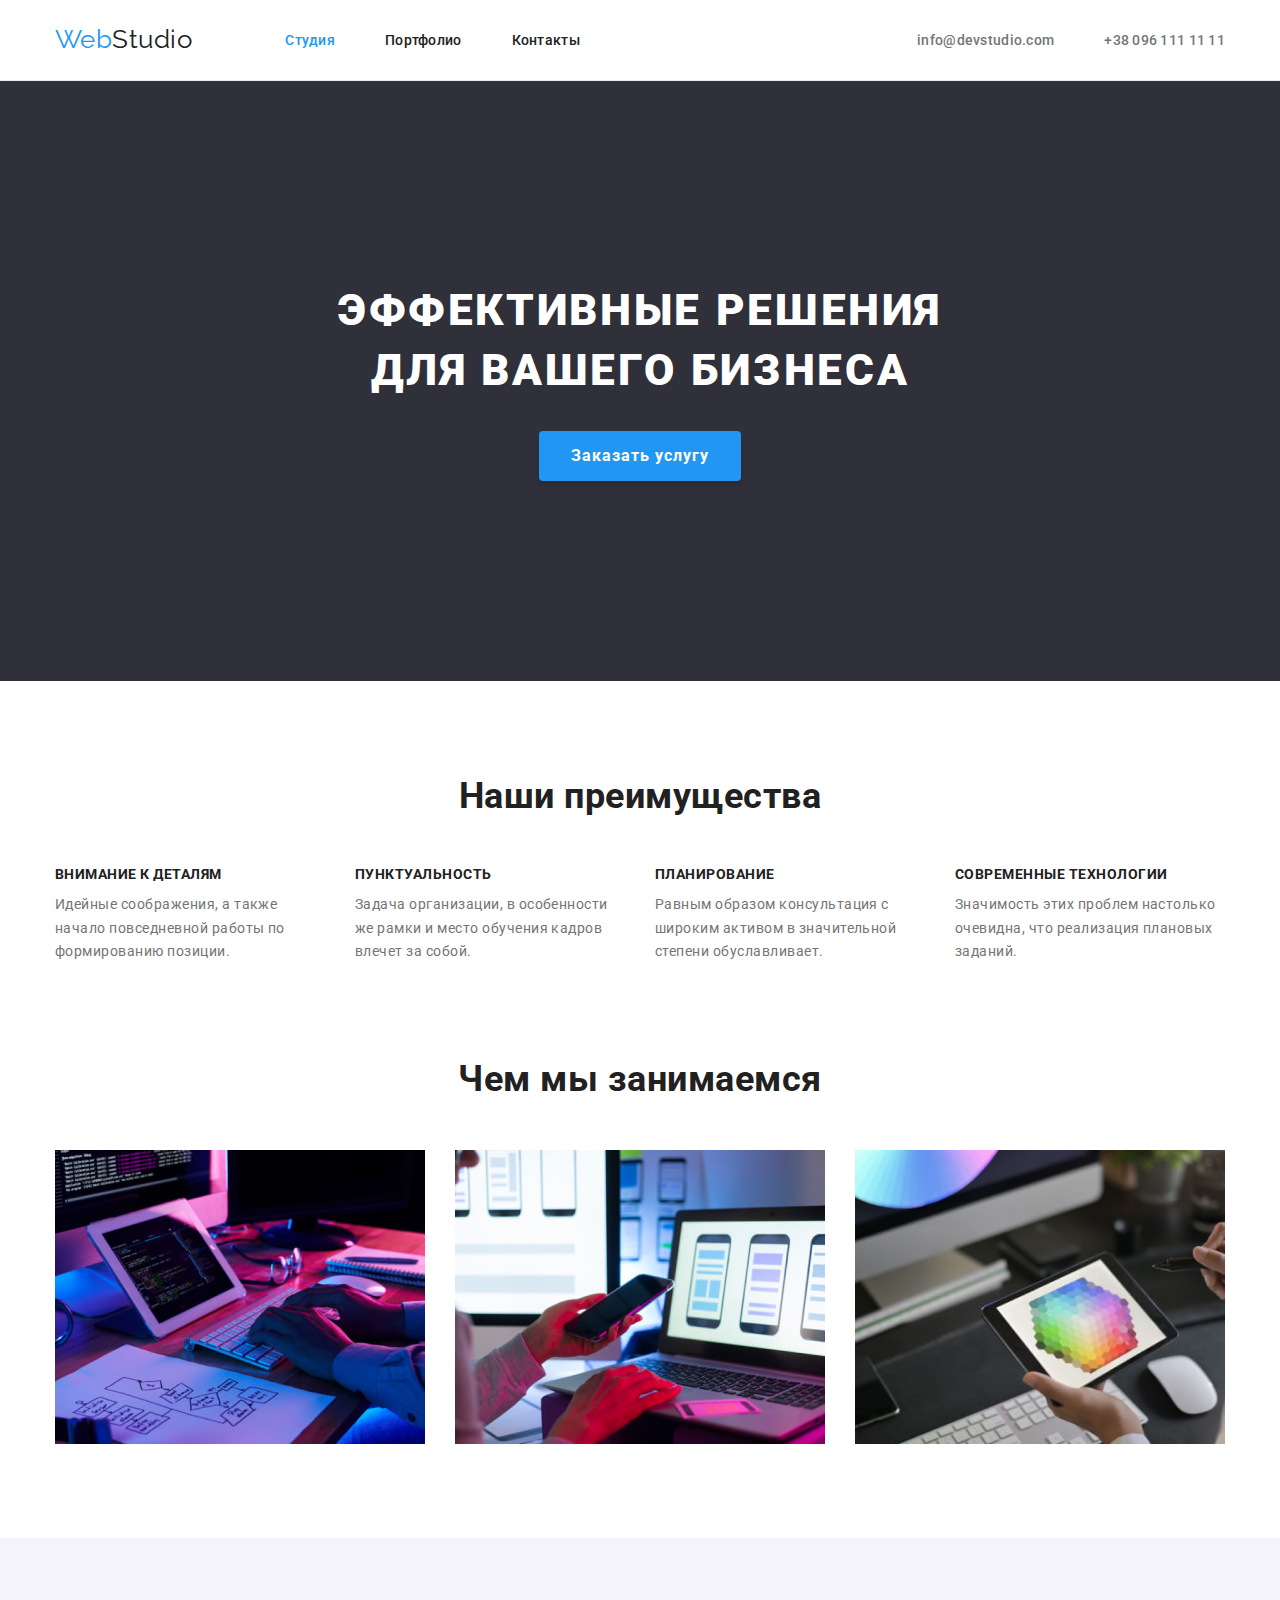
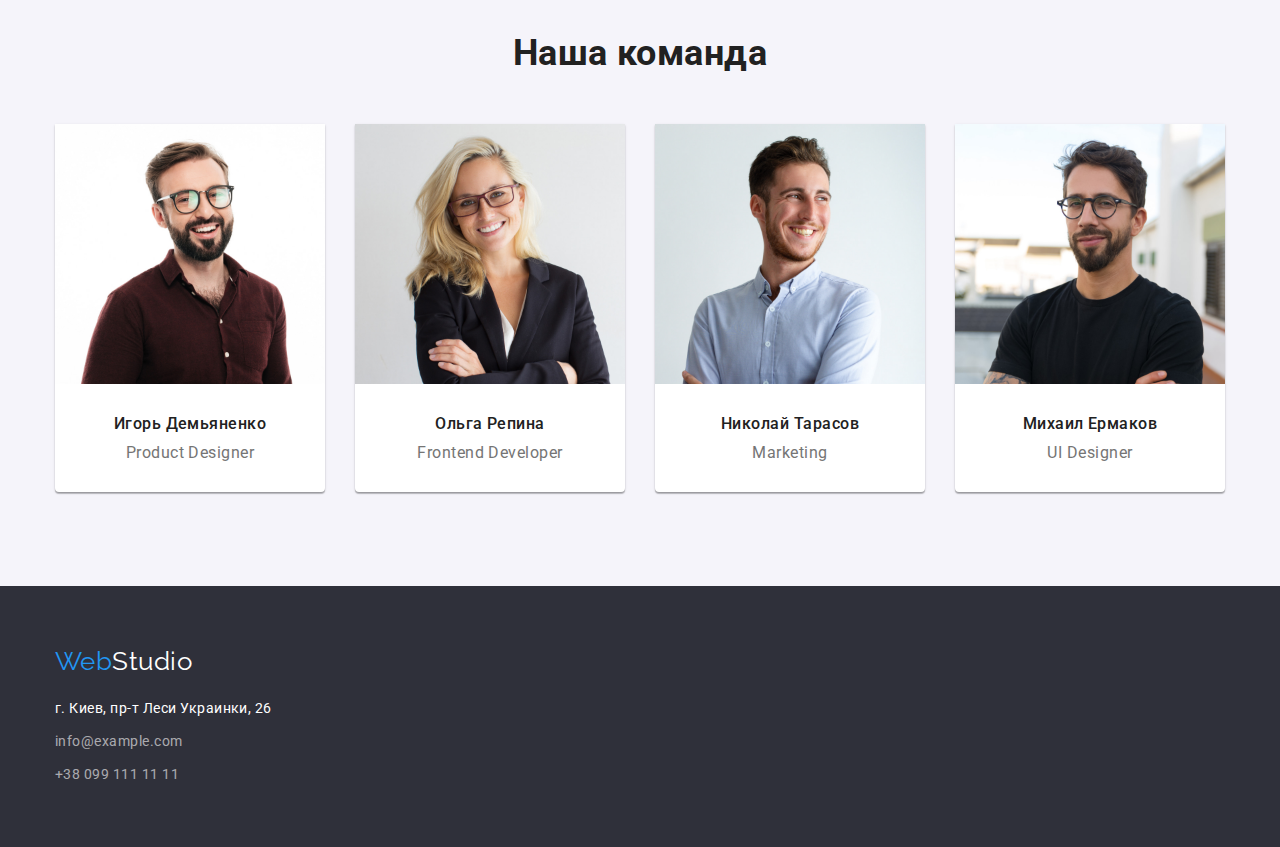
<file: index.html>
<!DOCTYPE html>
<html lang="ru">
  <head>
    <meta charset="UTF-8" />
    <meta http-equiv="X-UA-Compatible" content="IE=edge" />
    <meta name="viewport" content="width=device-width, initial-scale=1.0" />
    <title>Document</title>
    <link rel="preconnect" href="https://fonts.googleapis.com" />
    <link rel="preconnect" href="https://fonts.gstatic.com" crossorigin />
    <link
      href="https://fonts.googleapis.com/css2?family=Raleway:wght@700&family=Roboto:wght@400;500;700;900&display=swap"
      rel="stylesheet"
    />
    <link
      rel="stylesheet"
      href="https://cdnjs.cloudflare.com/ajax/libs/modern-normalize/1.1.0/modern-normalize.min.css"
    />
    <link rel="stylesheet" href="./css/styles.css" />
  </head>
  <body class="page">
    <!--Шапка сайта-->
    <header class="page-header">
      <div class="container main-nav">
        <nav class="navigation">
          <a href="./index.html" lang="en" class="logo"
            ><span class="accent">Web</span>Studio</a
          >
          <ul class="site-nav">
            <li class="item">
              <a href="./index.html" class="link current">Студия</a>
            </li>
            <li class="item">
              <a href="./portfolio.html" class="link">Портфолио</a>
            </li>
            <li class="item"><a href="" class="link">Контакты</a></li>
          </ul>
        </nav>
        <ul class="auth-nav">
          <li class="item">
            <a href="mailto:info@devstudio.com" class="link"
              >info@devstudio.com</a
            >
          </li>
          <li class="item">
            <a href="tel:+380961111111" class="link"
              >+38 096 111 11 11</a
            >
          </li>
        </ul>
      </div>
    </header>

    <main>
      <!--Секция заказать услугу-->
      <section class="hero">
        <div class="container">
          <h1 class="hero-title">
            Эффективные решения <br />
            для вашего бизнеса
          </h1>
          <button type="button" class="hero-button">Заказать услугу</button>
        </div>
      </section>
      <!--Секция наши преимущества-->
      <section class="section no-bottom-padding">
        <div class="container">
          <h2 class="section-title">Наши преимущества</h2>
          <ul class="features">
            <li class="item">
              <h3 class="title">Внимание к деталям</h3>
              <p class="text">
                Идейные соображения, а также начало повседневной работы по
                формированию позиции.
              </p>
            </li>
            <li class="item">
              <h3 class="title">Пунктуальность</h3>
              <p class="text">
                Задача организации, в особенности же рамки и место обучения
                кадров влечет за собой.
              </p>
            </li>
            <li class="item">
              <h3 class="title">Планирование</h3>
              <p class="text">
                Равным образом консультация с широким активом в значительной
                степени обуславливает.
              </p>
            </li>
            <li class="item">
              <h3 class="title">Современные технологии</h3>
              <p class="text">
                Значимость этих проблем настолько очевидна, что реализация
                плановых заданий.
              </p>
            </li>
          </ul>
        </div>
      </section>
      <!--Секция чем мы занимаемся-->
      <section class="section">
        <div class="container">
          <h2 class="section-title">Чем мы занимаемся</h2>
          <ul class="work">
            <li class="item">
              <img
                class="image"
                src="./images/img11.jpg"
                alt="пальцы рук печатают на клавиатуре"
                width="370"
                height="294"
              />
            </li>
            <li class="item">
              <img
                class="image"
                src="./images/img12.jpg"
                alt="в левой руке телефон, пальцами правой руки водит по тачпаду макбука"
                width="370"
                height="294"
              />
            </li>
            <li class="item">
              <img
                class="image"
                src="./images/img13.jpg"
                alt="в левой руке планшет, на экране которого электронная цветовая палитра"
                width="370"
                height="294"
              />
            </li>
          </ul>
        </div>
      </section>
      <!--Секция наша команда-->
      <section class="section-team">
        <div class="container">
          <h2 class="section-title">Наша команда</h2>
          <ul class="team">
            <li class="card">
              <img
                class="image"
                src="./images/igor.jpg"
                alt="улыбающийся молодой русый мужчина с бородой в очках"
                width="270"
                height="260"
              />
              <div class="card-description">
              <h3 class="title">Игорь Демьяненко</h3>
              <p class="position">Product Designer</p>
            </div>
            </li>
            <li class="card">
              <img
                class="image"
                src="./images/olya.jpg"
                alt="улыбающаяся молодая девушка блондинка в очках с веснушками"
                width="270"
                height="260"
              />
              <div class="card-description">
              <h3 class="title">Ольга Репина</h3>
              <p class="position">Frontend Developer</p>
            </div>
            </li>
            <li class="card">
              <img
                class="image"
                src="./images/kolya.jpg"
                alt="улыбающийся молодой рыжий мужчина с бородкой"
                width="270"
                height="260"
              />
              <div class="card-description">
              <h3 class="title">Николай Тарасов</h3>
              <p class="position">Marketing</p>
            </div>
            </li>
            <li class="card">
              <img
                class="image"
                src="./images/misha.jpg"
                alt="молодой мужчина брюнет в очках"
                width="270"
                height="260"
              />
              <div class="card-description">
              <h3 class="title">Михаил Ермаков</h3>
              <p class="position">UI Designer</p>
            </div>
            </li>
          </ul>
        </div>
      </section>
    </main>
    <!--Футер-->
    <footer class="footer">
      <div class="container">
        <a href="./index.html" lang="en" class="footer-logo"
          ><span class="accent">Web</span>Studio</a
        >
        <address class="adress">
          <span class="postal">г. Киев, пр-т Леси Украинки, 26</span>
          <a href="mailto:info@example.com" class="email">info@example.com</a>
          <a href="tel:+380991111111" class="tel">+38 099 111 11 11</a>
        </address>
      </div>
    </footer>
  </body>
</html>
</file>
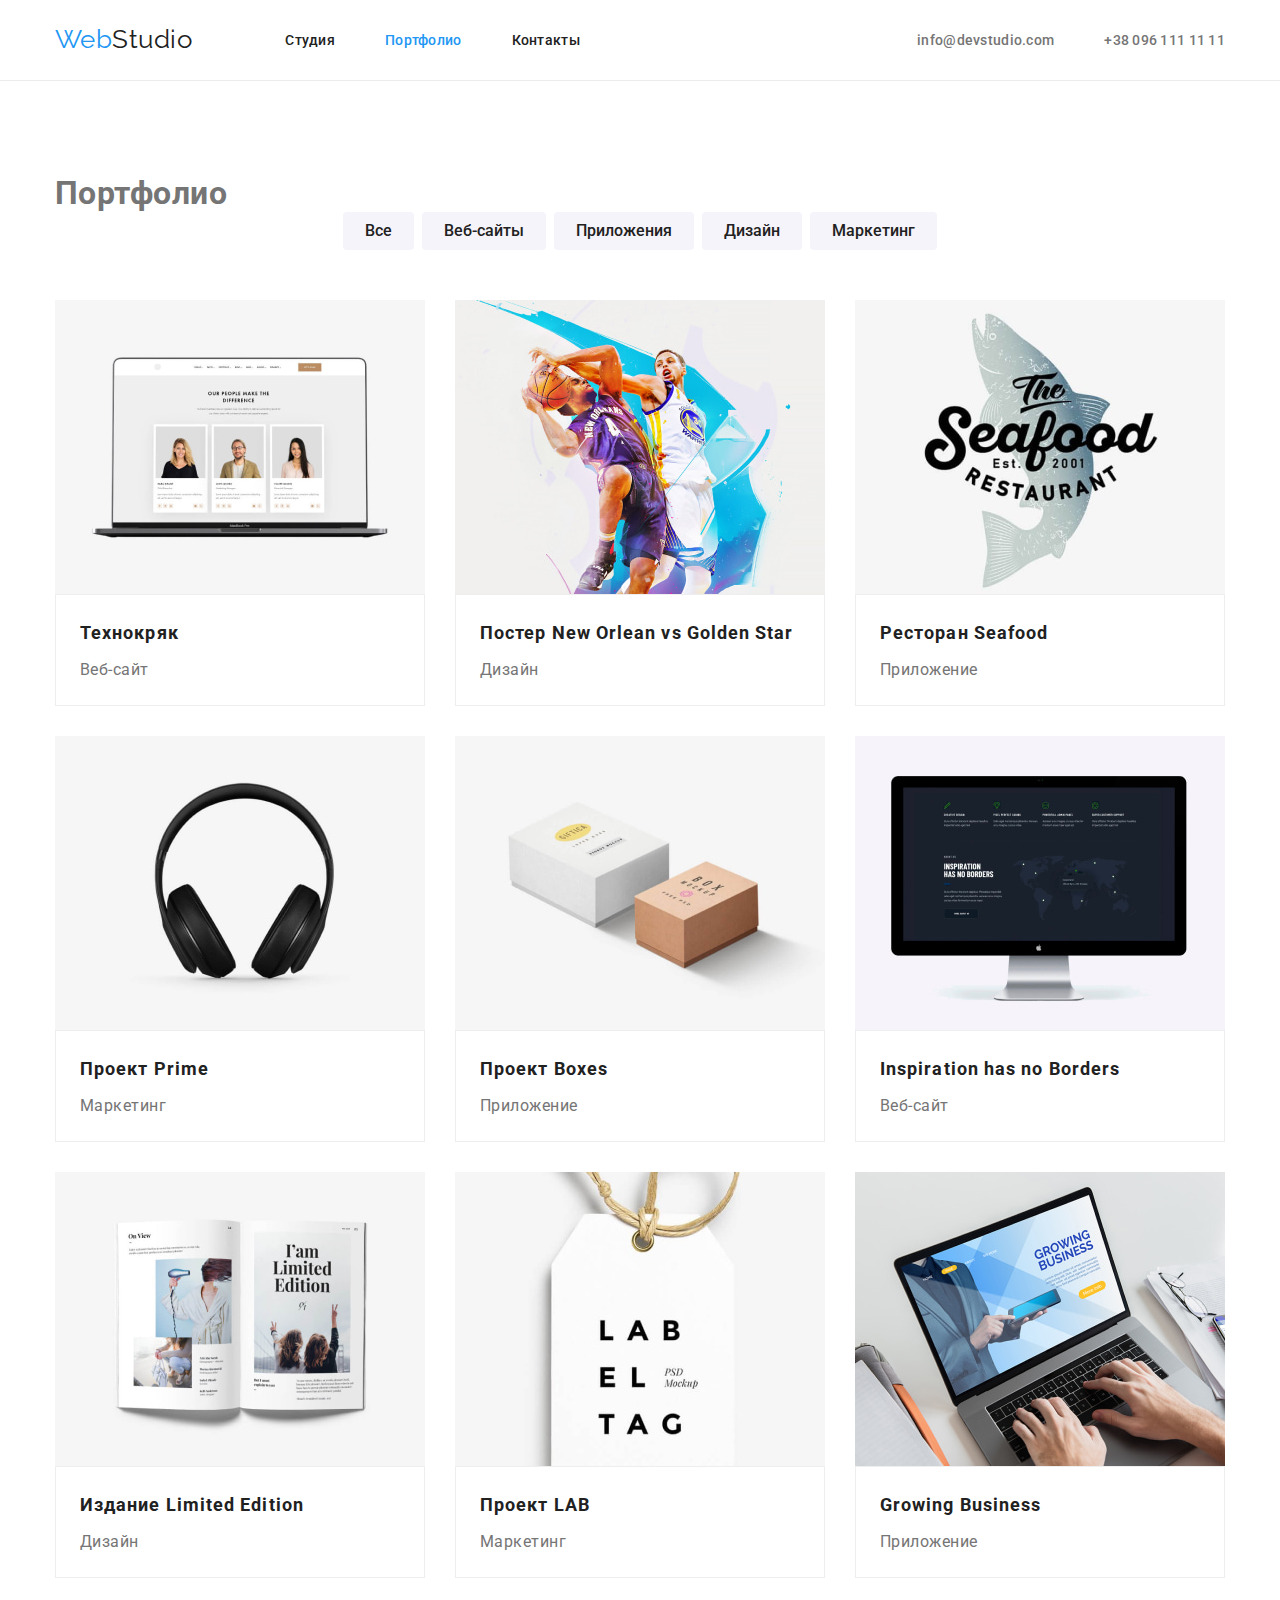
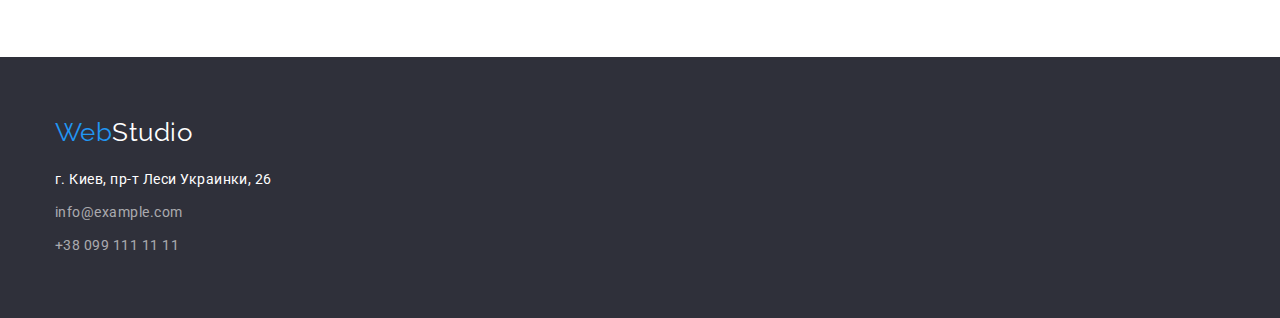
<file: portfolio.html>
<!DOCTYPE html>
<html lang="en">
  <head>
    <meta charset="UTF-8" />
    <meta http-equiv="X-UA-Compatible" content="IE=edge" />
    <meta name="viewport" content="width=device-width, initial-scale=1.0" />
    <title>Document</title>
    <link rel="preconnect" href="https://fonts.googleapis.com" />
    <link rel="preconnect" href="https://fonts.gstatic.com" crossorigin />
    <link
      href="https://fonts.googleapis.com/css2?family=Raleway:wght@700&family=Roboto:wght@400;500;700;900&display=swap"
      rel="stylesheet"
    />
    <link rel="stylesheet" href="https://cdnjs.cloudflare.com/ajax/libs/modern-normalize/1.1.0/modern-normalize.min.css">
    <link rel="stylesheet" href="./css/styles.css" />
  </head>
  <body class="page">
     <!--Шапка сайта-->
     <header class="page-header">
      <div class="container main-nav">
      <nav class="navigation">
        <a href="./index.html" lang="en" class="logo"
          ><span class="accent">Web</span>Studio</a
        >
        <ul class="site-nav">
          <li class="item"><a href="./index.html" class="link">Студия</a></li>
          <li class="item"><a href="./portfolio.html" class="link current">Портфолио</a></li>
          <li class="item"><a href="" class="link">Контакты</a></li>
        </ul>
      </nav> 
      <ul class="auth-nav">
        <li class="item">
          <a href="mailto:info@devstudio.com" class="link"
            >info@devstudio.com</a
          >
        </li>
        <li class="item"><a href="tel:+380961111111" class="link shadow">+38 096 111 11 11</a></li>
      </ul>
    </div>
    </header>
    <main>
      <!--Секция портфолио-->
      <section class="section">
        <div class="container">
        <h1 class="portfolio-title">Портфолио</h1>
        <ul class="fields">
          <li class="item"><button type="button" class="button">Все</button></li>
          <li class="item"><button type="button" class="button">Веб-сайты</button></li>
          <li class="item"><button type="button" class="button">Приложения</button></li>
          <li class="item"><button type="button" class="button">Дизайн</button></li>
          <li class="item"><button type="button" class="button">Маркетинг</button></li>
        </ul>
        <ul class="project-list">
          <li class="item">
            <a class="link" href="">
              <img class="image"
                src="./images/img1.jpg"
                alt="часть команды: две девушки и мужчина на отдельных фотокарточках с именами и должностями"
                width="370"
                height="294"
              />
              <div class="description">
              <h2 class="title">Технокряк</h2>
              <p class="text">Веб-сайт</p>
            </a>
          </div>
          </li>
          <li class="item">
            <a class="link" href="">
              <img class="image"
                src="./images/img2.jpg"
                alt="два баскетболиста борются в воздухе за мяч"
                width="370"
                height="294"
              />
              <div class="description">
              <h2 class="title">Постер New Orlean vs Golden Star</h2>
              <p class="text">Дизайн</p>
            </a>
          </div>
          </li>
          <li class="item">
            <a class="link" href="">
              <img class="image"
                src="./images/img3.jpg"
                alt="Надпись The Seafood restautant с рыбой на фоне"
                width="370"
                height="294"
              />
              <div class="description">
              <h2 class="title">Ресторан Seafood</h2>
              <p class="text">Приложение</p>
            </a>
          </div>
          </li>
          <li class="item">
            <a class="link" href="">
              <img class="image"
                src="./images/img4.jpg"
                alt="большие черные наушники"
                width="370"
                height="294"
              />
              <div class="description">
              <h2 class="title">Проект Prime</h2>
              <p class="text">Маркетинг</p>
            </a>
          </div>
          </li>
          <li class="item">
            <a class="link" href="">
              <img class="image"
                src="./images/img5.jpg"
                alt="одна белая коробочка побольше и одна поменьше под цвет дерева"
                width="370"
                height="294"
              />
              <div class="description">
              <h2 class="title">Проект Boxes</h2>
              <p class="text">Приложение</p>
            </a>
          </div>
          </li>
          <li class="item">
            <a class="link" href="">
              <img class="image"
                src="./images/img6.jpg"
                alt="компьютерный моноблок"
                width="370"
                height="294"
              />
              <div class="description">
              <h2 lang="en" class="title">Inspiration has no Borders</h2>
              <p class="text">Веб-сайт</p>
            </a>
          </div>
          </li>
          <li class="item">
            <a class="link" href="">
              <img class="image"
                src="./images/img7.jpg"
                alt="Открытый фотожурнал"
                width="370"
                height="294"
              />
              <div class="description">
              <h2 class="title">Издание Limited Edition</h2>
              <p class="text">Дизайн</p>
            </a>
          </div>
          </li>
          <li class="item">
            <a class="link" href="">
              <img class="image"
                src="./images/img8.jpg"
                alt="этикетка для одежды"
                width="370"
                height="294"
              />
              <div class="description">
              <h2 class="title">Проект LAB</h2>
              <p class="text">Маркетинг</p>
            </a>
          </div>
          </li>
          <li class="item">
            <a class="link" href="">
              <img class="image"
                src="./images/img9.jpg"
                alt="пальцы рук печатают по клавиатуре macbook"
                width="370"
                height="294"
              />
              <div class="description">
              <h2 lang="en" class="title">Growing Business</h2>
              <p class="text">Приложение</p>
            </a>
          </div>
          </li>
        </ul>
      </div>
      </section>
    </main>
    <!--Футер-->
    <footer class="footer">
      <div class="container">
        <a href="./index.html" lang="en" class="footer-logo"
          ><span class="accent">Web</span>Studio</a
        >
        <address class="adress">
          <span class="postal">г. Киев, пр-т Леси Украинки, 26</span>
          <a href="mailto:info@example.com" class="email">info@example.com</a>
          <a href="tel:+380991111111" class="tel">+38 099 111 11 11</a>
        </address>
      </div>
    </footer>
  </body>
</html>
</file>
<file: css/styles.css>
/* Цвет основного текста #212121 */
/* Цвет выделений #2196F3 */
/* цвет текста героя #FFFFFF */
/* Цвет фона вторичный  #2F303A; */
/* Цвет фона Наша команда #F5F4F */
/* цвет параграфов в преимуществах #2F303A */
/* Цвет фона кнопок #3F5F4FA */

:root {
  --primary-text-color: #757575;
  --title-text-color: #212121;
  --accent-color: #2196f3;
  --primary-white-color: #ffffff;
  --secondary-bcg-color: #f5f4fa;
  --thirdly-bcg-color: #2f303a;
}

html {
  box-sizing: border-box;
}

*,
*::before,
*::after {
  box-sizing: inherit;
}

/* Cтили для index.html */

.page {
  background-color: var(--primary-white-color);
  color: var(--primary-text-color);

  font-family: Roboto, sans-serif;
  letter-spacing: 0.03em;
}

ul {
  list-style: none;
  padding: 0;
  margin: 0;
}

.container {
  width: 1200px;
  margin: 0 auto;
  padding-left: 15px;
  padding-right: 15px;
}

.section {
  padding-top: 94px;
  padding-bottom: 94px;
}

section.no-bottom-padding {
  padding-bottom: 0;
}

.section-title {
  color: var(--title-text-color);
  margin-top: 0;
  margin-bottom: 50px;

  font-size: 36px;
  line-height: 1.17;
  text-align: center;
}

.image {
  display: block;
}

/* Header */
.page-header {
  border-bottom: 1px solid #ececec;
}

/* Navigation */
.navigation {
  display: flex;
  align-items: center;
}
.container.main-nav {
  display: flex;
  align-items: center;
  justify-content: space-between;
}

/* logo */
.logo {
  display: block;
  padding-top: 24px;
  padding-bottom: 25px;
  color: var(--title-text-color);

  font-family: Raleway, sans-serif;
  font-size: 26px;
  line-height: 1.2;
  text-decoration: none;
}
.logo .accent {
  color: var(--accent-color);
}

/* site nav */
.site-nav {
  display: flex;
  margin-left: 93px;
}

.site-nav .item:not(:last-child) {
  margin-right: 50px;
}

.site-nav .link {
  color: var(--title-text-color);

  display: block;
  font-weight: 500;
  font-size: 14px;
  line-height: 1.15;
  letter-spacing: 0.02em;
  text-decoration: none;
  padding-top: 32px;
  padding-bottom: 32px;
}
.site-nav .link:hover,
.site-nav .link:focus {
  color: var(--accent-color);
}

.site-nav .link.current {
  color: var(--accent-color);
}
/* auth-nav */

.auth-nav {
  display: flex;
}

.auth-nav .item + .item {
  margin-left: 50px;
}
.auth-nav .link {
  color: var(--primary-text-color);

  font-weight: 500;
  font-size: 14px;
  line-height: 1.15;
  letter-spacing: 0.02em;
  text-decoration: none;
}
.auth-nav .link:hover,
.auth-nav .link:focus {
  color: var(--accent-color);
  text-shadow: 0px 4px 4px rgba(0, 0, 0, 0.25);
}


/* hero */
.hero {
  background-color: var(--thirdly-bcg-color);
  text-align: center;
  padding-top: 200px;
  padding-bottom: 200px;
}
.hero-title {
  color: var(--primary-white-color);
  margin-top: 0;
  margin-bottom: 30px;

  font-weight: 900;
  font-size: 44px;
  line-height: 1.36;
  text-align: center;
  letter-spacing: 0.06em;
  text-transform: uppercase;
}
.hero-button {
  color: var(--primary-white-color);
  background-color: var(--accent-color);
  cursor: pointer;

  font-family: inherit;
  font-weight: 700;
  font-size: 16px;
  line-height: 1.87;

  display: inline-block;
  min-width: 200px;
  align-items: center;
  text-align: center;
  letter-spacing: 0.06em;
  border: 0;
  padding: 10px 32px;

  box-shadow: 0px 4px 4px rgba(0, 0, 0, 0.15);
  border-radius: 4px;
}

/* Features */
.features {
  display: flex;
  justify-content: space-between;
}

.features .item {
  width: 270px;
}
.features .item:not(:last-child) {
  margin-right: 30px;
}
.features .title {
  color: var(--title-text-color);
  margin-top: 0;
  margin-bottom: 10px;

  font-size: 14px;
  line-height: 1.14;
  text-transform: uppercase;
}

.features .text {
  margin-top: 0;
  margin-bottom: 0;
  font-size: 14px;
  line-height: 1.7;
}

/* Work */
.work {
  display: flex;
  margin-top: 0;
  justify-content: center;
}
.work .item:not(:last-child) {
  margin-right: 30px;
}

/* Team */
.section-team {
  background-color: var(--secondary-bcg-color);
  padding-top: 94px;
  padding-bottom: 94px;
}

.team {
  display: flex;
  background-color: var(--secondary-bcg-color);
}

.team .card {
  background-color: var(--primary-white-color);
  box-shadow: 0px 1px 3px rgba(0, 0, 0, 0.12), 0px 1px 1px rgba(0, 0, 0, 0.14),
    0px 2px 1px rgba(0, 0, 0, 0.2);
  border-radius: 0px 0px 4px 4px;

  width: 270px;
}

.card-description{
  padding-top: 30px;
  padding-bottom: 30px;
  margin: 0;
}

.team .card:not(:last-child) {
  margin-right: 30px;
}

.team .title {
  color: var(--title-text-color);

  margin-bottom: 10px;
  margin-top: 0;

  font-weight: 500;
  font-size: 16px;
  line-height: 1.19;
  text-align: center;
}

.team .position {
  font-size: 16px;
  line-height: 1.19;
  margin-top: 0;
  margin-bottom: 0;
  text-align: center;
}

/* Footer */
.footer {
  background-color: var(--thirdly-bcg-color);
  padding-top: 60px;
  padding-bottom: 60px;
}
.footer-logo {
  color: var(--primary-white-color);

  font-family: Raleway;
  font-size: 26px;
  line-height: 1.19;
  text-decoration: none;
}
.footer .accent {
  color: var(--accent-color);
}

address {
  font-style: normal;
  font-size: 14px;
  line-height: 1.71;
}
.adress .postal {
  display: block;
  color: var(--primary-white-color);
  margin-top: 20px;
}
.adress .email {
  display: block;
  color: rgba(255, 255, 255, 0.6);
  text-decoration: none;
  margin-top: 9px;
}
.adress .tel {
  display: block;
  color: rgba(255, 255, 255, 0.6);
  text-decoration: none;
  margin-top: 9px;
}

.adress .email:hover,
.adress .email:focus {
  color: var(--accent-color);
}

.adress .tel:hover,
.adress .tel:focus {
  color: var(--accent-color);
}

/* Стили для portfolio.html */

.section .portfolio-title {
  margin: 0;

  display: inline-block;
}

.section .fields {
  display: flex;
  margin-bottom: 50px;
  justify-content: center;
}

.fields .item:not(:last-child) {
  margin-right: 8px;
}
.fields .button {
  color: var(--title-text-color);
  background-color: var(--secondary-bcg-color);
  cursor: pointer;

  display: inline-block;
  text-align: center;
  padding: 6px 22px;

  
  border-radius: 4px;
  border: transparent;

  font-family: inherit;
  font-weight: 500;
  font-size: 16px;
  line-height: 1.62;
}
.fields .button:hover,
.fields .button:focus {
  color: var(--primary-white-color);
  background-color: var(--accent-color);
  box-shadow: 0px 3px 1px rgba(0, 0, 0, 0.1), 0px 1px 2px rgba(0, 0, 0, 0.08),
    0px 2px 2px rgba(0, 0, 0, 0.12);
}

.project-list {
  display: flex;
  flex-wrap: wrap;
  margin: -15px;
}
.project-list .item {
  width: 370px;
  margin: 15px;
}
.project-list .item:nth-child(3n) {
  margin-right: 0;
}

.project-list .item:nth-last-child(-n + 3) {
  margin-bottom: 0;
}

.project-list .description {
  border: 1px solid #eeeeee;
  padding: 20px 24px;
}

.project-list .link {
  text-decoration: none;
}
.project-list .title {
  color: var(--title-text-color);
  margin-top: 0;
  margin-bottom: 4px;

  font-size: 18px;
  line-height: 2;
  letter-spacing: 0.06em;
}

.project-list .text {
  color: var(--primary-text-color);
  margin: 0;

  font-size: 16px;
  line-height: 1.88;
}
</file>
